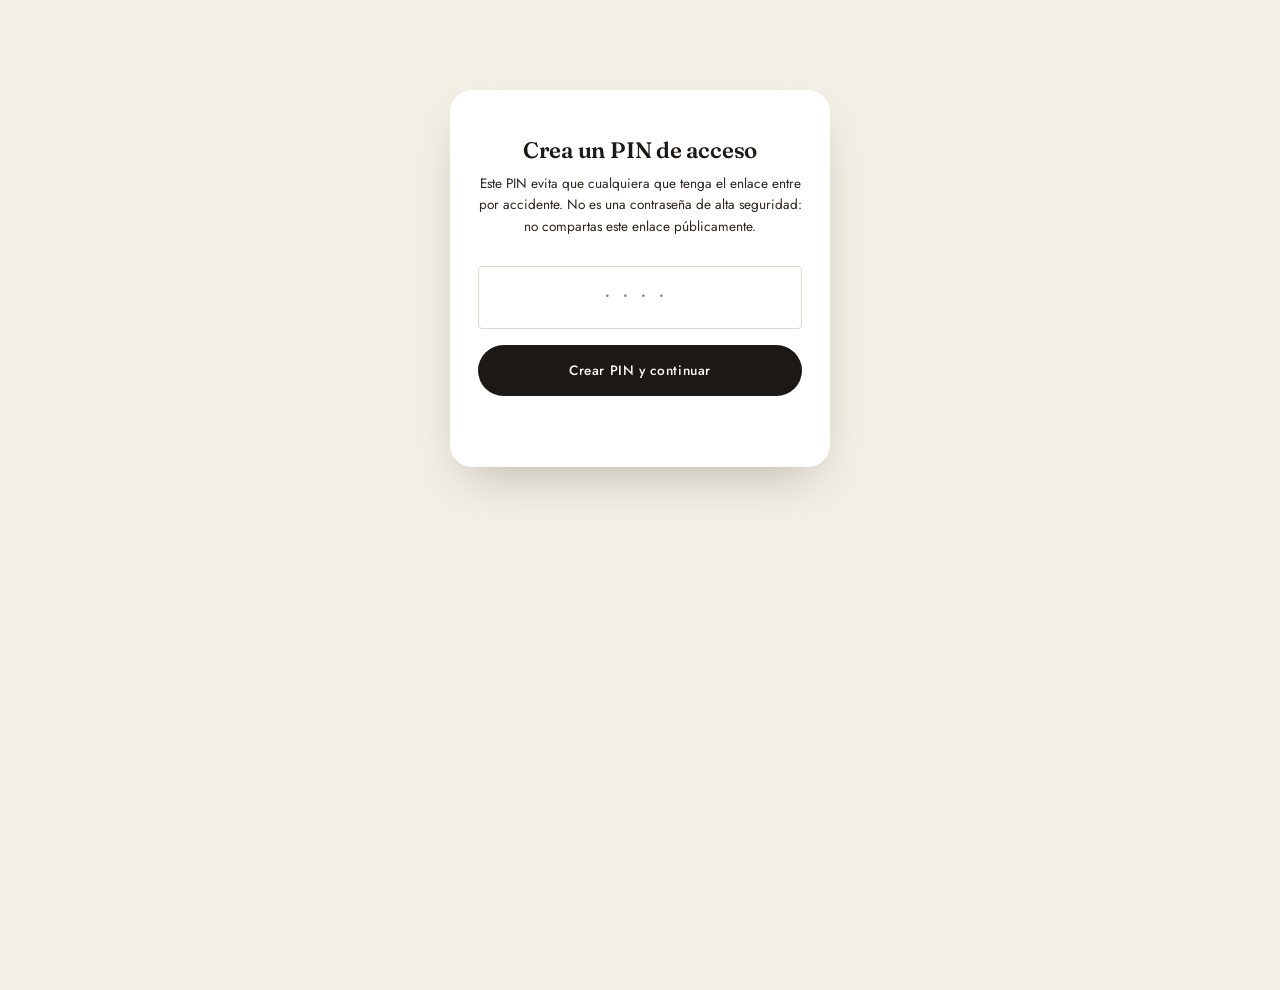
<file: Downloads/kaliso/kaliso/admin.html>
<!DOCTYPE html>
<html lang="es">
<head>
<meta charset="UTF-8">
<meta name="viewport" content="width=device-width, initial-scale=1.0">
<title>Panel de administración — KALISO</title>
<meta name="robots" content="noindex, nofollow">

<link rel="preconnect" href="https://fonts.googleapis.com">
<link rel="preconnect" href="https://fonts.gstatic.com" crossorigin>
<link href="https://fonts.googleapis.com/css2?family=Fraunces:ital,opsz,wght@0,9..144,400;0,9..144,500;0,9..144,600;1,9..144,500&family=Jost:wght@300;400;500;600&display=swap" rel="stylesheet">

<link rel="stylesheet" href="css/style.css">
<link rel="stylesheet" href="css/admin.css">
</head>
<body class="admin-body">

<!-- ============ PIN DE ACCESO ============ -->
<div class="pin-gate" id="pinGate">
  <h2 id="pinGateTitle">Panel de administración</h2>
  <p id="pinGateDesc">Cargando…</p>
  <input type="password" id="pinInput" inputmode="numeric" maxlength="8" placeholder="••••">
  <button type="button" class="btn btn-primary" id="pinSubmit">Entrar</button>
  <div class="pin-gate-error" id="pinError"></div>
</div>

<!-- ============ APP DE ADMINISTRACIÓN ============ -->
<div id="adminApp" style="display:none;">

  <header class="admin-header">
    <div class="container">
      <div class="admin-header-brand">
        <img src="assets/marca/k-mark.png" alt="">
        <span>KALISO · Panel de administración</span>
      </div>
      <div class="admin-header-actions">
        <a href="index.html" target="_blank" class="btn btn-outline" style="color:var(--color-ivory);border-color:rgba(255,255,255,0.4);">Ver catálogo público</a>
        <button type="button" class="btn btn-gold" id="downloadBtn">Descargar products.js</button>
      </div>
    </div>
  </header>

  <main class="admin-main">
    <div class="container">

      <div class="admin-notice">
        <strong>Cómo funciona este panel</strong>
        Agrega, edita o elimina productos abajo — los cambios se guardan automáticamente en este navegador para que puedas previsualizarlos.
        Cuando estés conforme, presiona <strong>"Descargar products.js"</strong> arriba y sube ese archivo a tu hosting (reemplazando el actual) para que los cambios se vean en el catálogo público.
        Si trabajas desde otro computador o celular, los cambios no se comparten automáticamente entre dispositivos: siempre descarga el archivo y compártelo con quien suba los archivos al hosting.
      </div>

      <div class="admin-grid">

        <!-- ============ FORMULARIO ============ -->
        <section class="admin-panel" id="adminFormPanel">
          <h2 id="formTitle">Agregar producto nuevo</h2>

          <form id="productForm">
            <div class="field-group">
              <label for="fieldName">Nombre del producto</label>
              <input type="text" id="fieldName" placeholder="Ej: Falda Denim Boho" required>
            </div>

            <div class="field-row">
              <div class="field-group">
                <label for="fieldCategory">Categoría</label>
                <select id="fieldCategory" required></select>
              </div>
              <div class="field-group">
                <label for="fieldStock">Unidades disponibles</label>
                <input type="number" id="fieldStock" min="0" value="10">
              </div>
            </div>

            <div class="field-row">
              <div class="field-group">
                <label for="fieldPrice">Precio (COP)</label>
                <input type="number" id="fieldPrice" min="0" step="1000" placeholder="95000" required>
              </div>
              <div class="field-group">
                <label for="fieldOldPrice">Precio anterior (opcional)</label>
                <input type="number" id="fieldOldPrice" min="0" step="1000" placeholder="Déjalo vacío si no aplica">
              </div>
            </div>

            <div class="field-group">
              <label>Fotos del producto (hasta 4)</label>
              <div class="image-upload-zone" id="imageUploadZone">
                <svg viewBox="0 0 24 24" fill="none" stroke="currentColor" stroke-width="1.5"><rect x="3" y="3" width="18" height="18" rx="2"/><circle cx="9" cy="9" r="2"/><path d="m21 15-5-5L5 21"/></svg>
                <p>Toca para subir fotos o arrástralas aquí</p>
                <input type="file" id="imageInput" accept="image/*" multiple>
              </div>
              <div class="image-preview-list" id="imagePreviewList"></div>
            </div>

            <div class="field-group">
              <label for="fieldDescription">Descripción corta (aparece en la tarjeta)</label>
              <textarea id="fieldDescription" placeholder="1-2 frases sobre el producto" required></textarea>
            </div>

            <div class="field-group">
              <label for="fieldDetails">Características (una por línea, aparecen en el detalle)</label>
              <textarea id="fieldDetails" placeholder="Tela denim liviana&#10;Botonadura frontal&#10;Hecho en Colombia"></textarea>
            </div>

            <div class="field-row">
              <div class="field-group">
                <label for="fieldSizes">Tallas (separadas por coma)</label>
                <input type="text" id="fieldSizes" placeholder="S, M, L, XL">
                <small>Déjalo vacío si no aplica tallas</small>
              </div>
              <div class="field-group">
                <label for="fieldColors">Colores / diseños (separados por coma)</label>
                <input type="text" id="fieldColors" placeholder="Negro, Azul, Beige">
                <small>Déjalo vacío si no aplica</small>
              </div>
            </div>

            <div class="field-group">
              <label>Etiquetas</label>
              <div class="tag-checks" id="tagChecks"></div>
            </div>

            <div class="form-actions">
              <button type="button" class="btn btn-outline" id="cancelEditBtn" style="display:none;">Cancelar edición</button>
              <button type="submit" class="btn btn-primary" id="submitBtn">Guardar producto</button>
            </div>
          </form>

          <div style="margin-top:var(--space-lg); padding-top:var(--space-md); border-top:1px solid var(--color-grey-light);">
            <label style="display:block; font-size:0.76rem; letter-spacing:0.03em; text-transform:uppercase; color:var(--color-charcoal-soft); margin-bottom:0.6rem; font-weight:500;">Categorías del catálogo</label>
            <div class="admin-categories" id="adminCategories"></div>
            <div class="admin-add-category">
              <input type="text" id="newCategoryInput" placeholder="Nueva categoría, ej: Calzado">
              <button type="button" class="btn btn-outline" id="newCategoryBtn">Agregar</button>
            </div>
          </div>

          <div style="margin-top:var(--space-md);">
            <button type="button" class="btn btn-outline" id="resetBtn" style="width:100%; color:#b34a3c; border-color:#e3b4ac;">Restablecer a los datos originales</button>
          </div>
        </section>

        <!-- ============ LISTADO ============ -->
        <section class="admin-panel">
          <h2>Productos actuales</h2>
          <div class="admin-list-header">
            <div class="admin-search">
              <input type="text" id="adminProductSearch" placeholder="Buscar producto...">
            </div>
          </div>
          <div class="admin-product-list" id="adminProductList"></div>
        </section>

      </div>
    </div>
  </main>

  <div class="status-toast" id="statusToast"></div>
</div>

<script src="js/products.js"></script>
<script src="js/admin.js"></script>
</body>
</html>
</file>
<file: Downloads/kaliso/kaliso/css/style.css>
/* ============================================================
   KALISO — Hoja de estilos principal
   ============================================================
   Índice:
   1. Tokens (variables de diseño)
   2. Reset / base
   3. Utilidades
   4. Header / navegación
   5. Hero
   6. Barra de confianza
   7. Divisor firma (hilo dorado)
   8. Categorías
   9. Productos (grid + tarjetas)
   10. Filtros / búsqueda
   11. Modal de producto
   12. Historia de marca
   13. Envíos y pagos
   14. Footer
   15. WhatsApp flotante
   16. Animaciones
   17. Responsive
   ============================================================ */

/* ---------- 1. TOKENS ---------- */
:root {
  /* Paleta */
  --color-ivory: #faf8f3;
  --color-ivory-deep: #f3efe5;
  --color-sand: #e9dfcb;
  --color-beige: #d7c4a3;
  --color-charcoal: #1b1815;
  --color-charcoal-soft: #2a2620;
  --color-grey: #bdb6a8;
  --color-grey-light: #ddd8cd;
  --color-gold: #ad8a52;
  --color-gold-light: #c9a66b;
  --color-gold-pale: #e6d8bd;
  --color-white: #ffffff;

  /* Tipografía */
  --font-display: "Fraunces", Georgia, serif;
  --font-body: "Jost", "Helvetica Neue", Arial, sans-serif;

  /* Espaciado */
  --space-xs: 0.5rem;
  --space-sm: 1rem;
  --space-md: 1.75rem;
  --space-lg: 3rem;
  --space-xl: 5rem;
  --space-2xl: 8rem;

  /* Forma */
  --radius-sm: 4px;
  --radius-md: 10px;
  --radius-lg: 22px;
  --shadow-soft: 0 10px 40px -15px rgba(27, 24, 21, 0.18);
  --shadow-card: 0 4px 20px -8px rgba(27, 24, 21, 0.12);
  --shadow-lift: 0 22px 50px -18px rgba(27, 24, 21, 0.28);

  /* Transiciones */
  --ease: cubic-bezier(0.22, 1, 0.36, 1);
  --t-fast: 0.25s var(--ease);
  --t-med: 0.5s var(--ease);
  --t-slow: 0.9s var(--ease);

  --container: 1240px;
  --header-h: 84px;
}

@media (prefers-reduced-motion: reduce) {
  *, *::before, *::after {
    animation-duration: 0.001ms !important;
    animation-iteration-count: 1 !important;
    transition-duration: 0.001ms !important;
    scroll-behavior: auto !important;
  }
}

/* ---------- 2. RESET / BASE ---------- */
*, *::before, *::after { box-sizing: border-box; margin: 0; padding: 0; }

html { scroll-behavior: smooth; }

body {
  font-family: var(--font-body);
  color: var(--color-charcoal);
  background: var(--color-ivory);
  line-height: 1.6;
  -webkit-font-smoothing: antialiased;
  overflow-x: hidden;
}

img { max-width: 100%; display: block; }
a { color: inherit; text-decoration: none; }
button { font: inherit; cursor: pointer; border: none; background: none; color: inherit; }
ul { list-style: none; }
input { font: inherit; }

h1, h2, h3, h4 {
  font-family: var(--font-display);
  font-weight: 600;
  line-height: 1.12;
  letter-spacing: -0.01em;
  color: var(--color-charcoal);
}

:focus-visible {
  outline: 2px solid var(--color-gold);
  outline-offset: 3px;
}

::selection { background: var(--color-gold-pale); color: var(--color-charcoal); }

/* ---------- 3. UTILIDADES ---------- */
.container {
  max-width: var(--container);
  margin-inline: auto;
  padding-inline: var(--space-md);
}

.eyebrow {
  font-family: var(--font-body);
  font-size: 0.72rem;
  letter-spacing: 0.22em;
  text-transform: uppercase;
  color: var(--color-gold);
  font-weight: 500;
  display: inline-flex;
  align-items: center;
  gap: 0.6em;
}

.eyebrow::before {
  content: "";
  width: 28px;
  height: 1px;
  background: var(--color-gold);
}

.section { padding-block: var(--space-2xl); }
.section-head {
  display: flex;
  flex-direction: column;
  gap: var(--space-sm);
  margin-bottom: var(--space-lg);
  max-width: 640px;
}
.section-head h2 { font-size: clamp(1.9rem, 3.4vw, 2.7rem); }
.section-head p { color: var(--color-charcoal-soft); font-size: 1.02rem; max-width: 50ch; }

.btn {
  display: inline-flex;
  align-items: center;
  justify-content: center;
  gap: 0.6rem;
  padding: 0.9rem 2rem;
  border-radius: 999px;
  font-size: 0.85rem;
  letter-spacing: 0.04em;
  font-weight: 500;
  transition: transform var(--t-fast), box-shadow var(--t-fast), background var(--t-fast), color var(--t-fast), border-color var(--t-fast);
  white-space: nowrap;
}
.btn-primary {
  background: var(--color-charcoal);
  color: var(--color-ivory);
}
.btn-primary:hover { background: var(--color-gold); transform: translateY(-2px); box-shadow: var(--shadow-lift); }

.btn-outline {
  border: 1px solid var(--color-charcoal);
  color: var(--color-charcoal);
  background: transparent;
}
.btn-outline:hover { background: var(--color-charcoal); color: var(--color-ivory); transform: translateY(-2px); }

.btn-gold {
  background: var(--color-gold);
  color: var(--color-ivory);
}
.btn-gold:hover { background: var(--color-charcoal); transform: translateY(-2px); box-shadow: var(--shadow-lift); }

.btn-whatsapp {
  background: #25d366;
  color: #ffffff;
}
.btn-whatsapp:hover { background: #1ebc59; transform: translateY(-2px); box-shadow: var(--shadow-lift); }
.btn-whatsapp svg { width: 18px; height: 18px; }

.reveal {
  opacity: 0;
  transform: translateY(28px);
  transition: opacity 0.8s var(--ease), transform 0.8s var(--ease);
}
.reveal.is-visible { opacity: 1; transform: translateY(0); }

/* ---------- 4. HEADER ---------- */
.site-header {
  position: fixed;
  inset: 0 0 auto 0;
  height: var(--header-h);
  z-index: 100;
  display: flex;
  align-items: center;
  background: rgba(250, 248, 243, 0);
  transition: background var(--t-med), box-shadow var(--t-med), height var(--t-med);
}
.site-header.is-scrolled {
  background: rgba(250, 248, 243, 0.92);
  backdrop-filter: blur(14px);
  box-shadow: 0 1px 0 rgba(27, 24, 21, 0.06);
  height: 70px;
}

.site-header .container {
  display: flex;
  align-items: center;
  justify-content: space-between;
  width: 100%;
}

.logo {
  font-family: var(--font-display);
  font-size: 1.6rem;
  font-weight: 600;
  letter-spacing: 0.04em;
}
.logo span { color: var(--color-gold); }
.logo-image {
  display: inline-flex;
  align-items: center;
  gap: 0.55rem;
}
.logo-icon { height: 34px; width: auto; display: block; flex-shrink: 0; }
.logo-text {
  font-family: var(--font-display);
  font-size: 1.5rem;
  font-weight: 600;
  letter-spacing: 0.07em;
  color: var(--color-charcoal);
  line-height: 1;
}
.footer-brand .logo-icon { height: 30px; }
.footer-brand .logo-text { color: var(--color-ivory); }

.main-nav { display: flex; align-items: center; gap: var(--space-lg); }
.nav-links { display: flex; gap: var(--space-md); }
.nav-links a {
  position: relative;
  font-size: 0.86rem;
  letter-spacing: 0.03em;
  padding-block: 0.3rem;
}
.nav-links a::after {
  content: "";
  position: absolute;
  left: 0; right: 100%;
  bottom: -2px;
  height: 1px;
  background: var(--color-gold);
  transition: right var(--t-med);
}
.nav-links a:hover::after, .nav-links a.active::after { right: 0; }

.header-actions { display: flex; align-items: center; gap: var(--space-sm); }

.icon-btn {
  width: 40px; height: 40px;
  display: flex; align-items: center; justify-content: center;
  border-radius: 50%;
  transition: background var(--t-fast), transform var(--t-fast);
}
.icon-btn:hover { background: var(--color-sand); transform: translateY(-1px); }
.icon-btn svg { width: 19px; height: 19px; }

.menu-toggle { display: none; flex-direction: column; gap: 5px; width: 40px; height: 40px; align-items: center; justify-content: center; }
.menu-toggle span { width: 22px; height: 1.5px; background: var(--color-charcoal); transition: transform var(--t-fast), opacity var(--t-fast); }
.menu-toggle.is-open span:nth-child(1) { transform: translateY(6.5px) rotate(45deg); }
.menu-toggle.is-open span:nth-child(2) { opacity: 0; }
.menu-toggle.is-open span:nth-child(3) { transform: translateY(-6.5px) rotate(-45deg); }

/* ---------- 5. HERO ---------- */
.hero {
  position: relative;
  min-height: 100vh;
  display: flex;
  align-items: center;
  padding-top: var(--header-h);
  overflow: hidden;
}

.hero .container {
  display: grid;
  grid-template-columns: 1.05fr 0.95fr;
  align-items: center;
  gap: var(--space-lg);
  width: 100%;
}

.hero-copy { position: relative; z-index: 2; }
.hero-copy .eyebrow { margin-bottom: var(--space-md); }
.hero-copy h1 {
  font-size: clamp(2.6rem, 5.4vw, 4.6rem);
  margin-bottom: var(--space-md);
}
.hero-copy h1 em {
  font-style: italic;
  color: var(--color-gold);
}
.hero-copy p {
  font-size: 1.08rem;
  color: var(--color-charcoal-soft);
  max-width: 46ch;
  margin-bottom: var(--space-lg);
}
.hero-cta { display: flex; gap: var(--space-sm); flex-wrap: wrap; }

.hero-visual {
  position: relative;
  aspect-ratio: 4 / 5;
  border-radius: var(--radius-lg);
  overflow: hidden;
  box-shadow: var(--shadow-lift);
  transform: translateY(-10px);
}
.hero-visual::after {
  content: "";
  position: absolute; inset: 0;
  background: linear-gradient(180deg, rgba(173,138,82,0.12) 0%, rgba(27,24,21,0) 35%, rgba(27,24,21,0.22) 100%);
  pointer-events: none;
}
.hero-visual img {
  width: 100%; height: 100%; object-fit: cover;
  object-position: center 18%;
  filter: saturate(0.88) sepia(0.08) contrast(1.03);
  transform: scale(1.04);
  transition: transform 1.2s var(--ease);
}
.hero-visual:hover img { transform: scale(1.1); }

.hero-badge {
  position: absolute;
  left: -34px; bottom: 38px;
  background: var(--color-ivory);
  border-radius: var(--radius-md);
  padding: var(--space-sm) var(--space-md);
  box-shadow: var(--shadow-soft);
  display: flex;
  align-items: center;
  gap: var(--space-sm);
  z-index: 3;
}
.hero-badge strong { font-family: var(--font-display); font-size: 1.5rem; display: block; }
.hero-badge span { font-size: 0.72rem; color: var(--color-charcoal-soft); letter-spacing: 0.04em; }

.hero-scroll {
  position: absolute;
  bottom: var(--space-lg);
  left: var(--space-md);
  display: flex;
  align-items: center;
  gap: var(--space-xs);
  font-size: 0.72rem;
  letter-spacing: 0.12em;
  text-transform: uppercase;
  color: var(--color-charcoal-soft);
}
.hero-scroll-line {
  width: 1px; height: 38px;
  background: linear-gradient(var(--color-gold), transparent);
  position: relative;
  overflow: hidden;
}
.hero-scroll-line::after {
  content: "";
  position: absolute;
  top: -100%; left: 0; right: 0; height: 100%;
  background: var(--color-gold);
  animation: scrollLine 1.8s var(--ease) infinite;
}
@keyframes scrollLine { to { top: 100%; } }

/* ---------- 6. BARRA DE CONFIANZA ---------- */
.trust-bar {
  background: var(--color-charcoal);
  color: var(--color-ivory);
  padding-block: var(--space-md);
}
.trust-bar ul {
  display: flex;
  justify-content: space-between;
  flex-wrap: wrap;
  gap: var(--space-md);
}
.trust-bar li {
  display: flex;
  align-items: center;
  gap: 0.7rem;
  font-size: 0.82rem;
  letter-spacing: 0.02em;
  color: var(--color-grey-light);
}
.trust-bar svg { width: 18px; height: 18px; color: var(--color-gold-light); flex-shrink: 0; }

/* ---------- 7. DIVISOR FIRMA (HILO DORADO) ---------- */
.thread-divider {
  width: 100%;
  height: 70px;
  display: block;
}
.thread-divider path {
  fill: none;
  stroke: var(--color-gold);
  stroke-width: 1.1;
  stroke-linecap: round;
  stroke-dasharray: 900;
  stroke-dashoffset: 900;
  transition: stroke-dashoffset 1.6s var(--ease);
}
.thread-divider.is-visible path { stroke-dashoffset: 0; }

/* ---------- 8. CATEGORÍAS ---------- */
.categories-grid {
  display: grid;
  grid-template-columns: repeat(4, 1fr);
  gap: var(--space-sm);
}
.category-card {
  position: relative;
  border-radius: var(--radius-md);
  overflow: hidden;
  aspect-ratio: 3/4;
  cursor: pointer;
  box-shadow: var(--shadow-card);
}
.category-card img {
  width: 100%; height: 100%; object-fit: cover;
  transition: transform var(--t-slow);
}
.category-card:hover img { transform: scale(1.08); }
.category-card::after {
  content: "";
  position: absolute; inset: 0;
  background: linear-gradient(180deg, rgba(27,24,21,0) 40%, rgba(27,24,21,0.65) 100%);
}
.category-card-label {
  position: absolute;
  left: var(--space-sm); bottom: var(--space-sm);
  z-index: 2;
  color: var(--color-ivory);
}
.category-card-label strong {
  font-family: var(--font-display);
  font-size: 1.2rem;
  display: block;
}
.category-card-label span { font-size: 0.74rem; color: var(--color-grey-light); }

/* ---------- 9. PRODUCTOS ---------- */
.products-grid {
  display: grid;
  grid-template-columns: repeat(4, 1fr);
  gap: var(--space-md);
}

.product-card {
  background: var(--color-white);
  border-radius: var(--radius-md);
  overflow: hidden;
  box-shadow: var(--shadow-card);
  transition: transform var(--t-med), box-shadow var(--t-med);
  display: flex;
  flex-direction: column;
}
.product-card:hover { transform: translateY(-6px); box-shadow: var(--shadow-lift); }

.product-media {
  position: relative;
  aspect-ratio: 3/4;
  overflow: hidden;
  background: var(--color-sand);
  cursor: pointer;
}
.product-media img {
  width: 100%; height: 100%; object-fit: cover;
  transition: transform var(--t-slow), opacity var(--t-med);
}
.product-media img.img-secondary {
  position: absolute; inset: 0;
  opacity: 0;
}
.product-card:hover .img-primary { opacity: 0; }
.product-card:hover .img-secondary { opacity: 1; transform: scale(1.06); }

.product-tags {
  position: absolute;
  top: var(--space-xs); left: var(--space-xs);
  display: flex; flex-direction: column; gap: 0.35rem;
  z-index: 2;
}
.product-tag {
  font-size: 0.62rem;
  letter-spacing: 0.06em;
  text-transform: uppercase;
  padding: 0.32rem 0.6rem;
  border-radius: 999px;
  background: var(--color-ivory);
  color: var(--color-charcoal);
  font-weight: 500;
  box-shadow: 0 2px 8px rgba(27,24,21,0.12);
}
.product-tag.tag-nuevo { background: var(--color-charcoal); color: var(--color-ivory); }
.product-tag.tag-mas-vendido { background: var(--color-gold); color: var(--color-ivory); }
.product-tag.tag-ultimas-unidades { background: #b34a3c; color: var(--color-ivory); }
.product-tag.tag-edicion-especial { background: var(--color-charcoal-soft); color: var(--color-gold-light); }
.product-tag.tag-artesanal { background: var(--color-beige); color: var(--color-charcoal); }
.product-tag.tag-exclusivo { background: var(--color-ivory); color: var(--color-gold); border: 1px solid var(--color-gold); }

.product-quickview {
  position: absolute;
  inset: auto var(--space-xs) var(--space-xs) var(--space-xs);
  display: flex;
  justify-content: center;
  transform: translateY(14px);
  opacity: 0;
  transition: transform var(--t-fast), opacity var(--t-fast);
  z-index: 2;
}
.product-card:hover .product-quickview { transform: translateY(0); opacity: 1; }
.product-quickview button {
  background: var(--color-ivory);
  padding: 0.55rem 1.1rem;
  border-radius: 999px;
  font-size: 0.74rem;
  letter-spacing: 0.04em;
  box-shadow: var(--shadow-soft);
  transition: background var(--t-fast), color var(--t-fast);
}
.product-quickview button:hover { background: var(--color-charcoal); color: var(--color-ivory); }

.product-info { padding: var(--space-sm) var(--space-sm) var(--space-md); flex: 1; display: flex; flex-direction: column; }
.product-category { font-size: 0.68rem; letter-spacing: 0.08em; text-transform: uppercase; color: var(--color-gold); margin-bottom: 0.3rem; }
.product-name { font-family: var(--font-display); font-size: 1.08rem; margin-bottom: 0.4rem; }
.product-desc { font-size: 0.82rem; color: var(--color-charcoal-soft); margin-bottom: var(--space-sm); flex: 1; }

.product-price-row { display: flex; align-items: baseline; gap: 0.6rem; margin-bottom: var(--space-sm); }
.product-price { font-family: var(--font-display); font-size: 1.2rem; font-weight: 600; }
.product-price-old { font-size: 0.85rem; color: var(--color-grey); text-decoration: line-through; }

.product-actions { display: flex; gap: 0.5rem; }
.product-actions .btn { flex: 1; padding: 0.7rem 1rem; font-size: 0.76rem; }

/* ---------- 10. FILTROS / BÚSQUEDA ---------- */
.catalog-toolbar {
  display: flex;
  align-items: center;
  justify-content: space-between;
  flex-wrap: wrap;
  gap: var(--space-sm);
  margin-bottom: var(--space-lg);
  padding-bottom: var(--space-sm);
  border-bottom: 1px solid var(--color-grey-light);
}
.filter-chips { display: flex; gap: 0.5rem; flex-wrap: wrap; }
.filter-chip {
  padding: 0.55rem 1.1rem;
  border-radius: 999px;
  font-size: 0.8rem;
  border: 1px solid var(--color-grey-light);
  color: var(--color-charcoal-soft);
  transition: all var(--t-fast);
}
.filter-chip:hover { border-color: var(--color-gold); color: var(--color-charcoal); }
.filter-chip.is-active { background: var(--color-charcoal); border-color: var(--color-charcoal); color: var(--color-ivory); }

.search-box {
  display: flex; align-items: center; gap: 0.6rem;
  border: 1px solid var(--color-grey-light);
  border-radius: 999px;
  padding: 0.55rem 1.1rem;
  min-width: 230px;
  transition: border-color var(--t-fast);
}
.search-box:focus-within { border-color: var(--color-gold); }
.search-box svg { width: 16px; height: 16px; color: var(--color-grey); flex-shrink: 0; }
.search-box input { border: none; outline: none; background: transparent; width: 100%; font-size: 0.85rem; }

.empty-state {
  text-align: center;
  padding: var(--space-2xl) 0;
  color: var(--color-charcoal-soft);
  display: none;
}
.empty-state.is-visible { display: block; }
.empty-state h3 { font-family: var(--font-display); margin-bottom: 0.5rem; }

.load-more-wrap { display: flex; justify-content: center; margin-top: var(--space-lg); }

/* ---------- 11. MODAL ---------- */
.modal-overlay {
  position: fixed; inset: 0;
  background: rgba(27, 24, 21, 0.55);
  backdrop-filter: blur(4px);
  z-index: 200;
  display: flex;
  align-items: center;
  justify-content: center;
  padding: var(--space-md);
  opacity: 0;
  visibility: hidden;
  transition: opacity var(--t-med), visibility var(--t-med);
}
.modal-overlay.is-open { opacity: 1; visibility: visible; }

.modal {
  background: var(--color-ivory);
  border-radius: var(--radius-lg);
  max-width: 920px;
  width: 100%;
  max-height: 88vh;
  overflow-y: auto;
  display: grid;
  grid-template-columns: 1fr 1fr;
  position: relative;
  transform: translateY(24px) scale(0.98);
  opacity: 0;
  transition: transform var(--t-med), opacity var(--t-med);
  box-shadow: var(--shadow-lift);
}
.modal-overlay.is-open .modal { transform: translateY(0) scale(1); opacity: 1; }

.modal-close {
  position: absolute;
  top: var(--space-sm); right: var(--space-sm);
  width: 38px; height: 38px;
  border-radius: 50%;
  background: var(--color-ivory);
  display: flex; align-items: center; justify-content: center;
  box-shadow: var(--shadow-soft);
  z-index: 5;
  transition: transform var(--t-fast), background var(--t-fast);
}
.modal-close:hover { transform: rotate(90deg); background: var(--color-sand); }
.modal-close svg { width: 16px; height: 16px; }

.modal-gallery { position: relative; background: var(--color-sand); }
.modal-gallery-main { aspect-ratio: 4/5; overflow: hidden; }
.modal-gallery-main img { width: 100%; height: 100%; object-fit: cover; }
.modal-gallery-thumbs { display: flex; gap: 0.5rem; padding: var(--space-sm); }
.modal-gallery-thumbs img {
  width: 56px; height: 56px; object-fit: cover; border-radius: var(--radius-sm);
  cursor: pointer; opacity: 0.55; transition: opacity var(--t-fast), box-shadow var(--t-fast);
}
.modal-gallery-thumbs img.is-active { opacity: 1; box-shadow: 0 0 0 2px var(--color-gold); }

.modal-body { padding: var(--space-lg) var(--space-md) var(--space-md); display: flex; flex-direction: column; }
.modal-tags { display: flex; gap: 0.4rem; flex-wrap: wrap; margin-bottom: var(--space-sm); }
.modal-body h3 { font-size: 1.8rem; margin-bottom: 0.4rem; }
.modal-category { font-size: 0.74rem; letter-spacing: 0.08em; text-transform: uppercase; color: var(--color-gold); margin-bottom: var(--space-sm); }
.modal-price-row { display: flex; align-items: baseline; gap: 0.7rem; margin-bottom: var(--space-sm); }
.modal-price { font-family: var(--font-display); font-size: 1.6rem; font-weight: 600; }
.modal-desc { color: var(--color-charcoal-soft); margin-bottom: var(--space-md); font-size: 0.95rem; }

.modal-option-group { margin-bottom: var(--space-sm); }
.modal-option-label { font-size: 0.74rem; letter-spacing: 0.05em; text-transform: uppercase; color: var(--color-charcoal-soft); margin-bottom: 0.5rem; display: block; }
.option-pills { display: flex; gap: 0.5rem; flex-wrap: wrap; }
.option-pill {
  padding: 0.45rem 0.95rem;
  border: 1px solid var(--color-grey-light);
  border-radius: 999px;
  font-size: 0.8rem;
  transition: all var(--t-fast);
}
.option-pill:hover { border-color: var(--color-gold); }
.option-pill.is-selected { background: var(--color-charcoal); border-color: var(--color-charcoal); color: var(--color-ivory); }

.modal-details { margin: var(--space-sm) 0 var(--space-md); }
.modal-details li {
  font-size: 0.84rem;
  color: var(--color-charcoal-soft);
  padding-left: 1.3rem;
  position: relative;
  margin-bottom: 0.45rem;
}
.modal-details li::before {
  content: "";
  position: absolute; left: 0; top: 0.5em;
  width: 6px; height: 6px;
  border-radius: 50%;
  background: var(--color-gold);
}

.modal-actions { margin-top: auto; display: flex; gap: 0.6rem; padding-top: var(--space-sm); }
.modal-actions .btn { flex: 1; padding: 1rem; font-size: 0.85rem; }
.modal-stock-note { font-size: 0.76rem; color: #b34a3c; margin-top: 0.6rem; }

/* ---------- 12. HISTORIA DE MARCA ---------- */
.story-section { background: var(--color-charcoal); color: var(--color-ivory); }
.story-grid {
  display: grid;
  grid-template-columns: 0.9fr 1.1fr;
  gap: var(--space-xl);
  align-items: center;
}
.story-image {
  position: relative;
  aspect-ratio: 1/1.1;
  border-radius: var(--radius-lg);
  overflow: hidden;
  box-shadow: var(--shadow-lift);
}
.story-image img { width: 100%; height: 100%; object-fit: cover; }
.story-section .eyebrow { color: var(--color-gold-light); }
.story-section .eyebrow::before { background: var(--color-gold-light); }
.story-section h2 { color: var(--color-ivory); margin-bottom: var(--space-sm); font-size: clamp(1.9rem, 3.2vw, 2.6rem); }
.story-section p { color: var(--color-grey-light); margin-bottom: var(--space-sm); max-width: 56ch; font-size: 1rem; }
.story-stats { display: flex; gap: var(--space-lg); margin-top: var(--space-lg); }
.story-stats strong { font-family: var(--font-display); font-size: 2.1rem; display: block; color: var(--color-gold-light); }
.story-stats span { font-size: 0.76rem; color: var(--color-grey); letter-spacing: 0.03em; }

/* ---------- 13. ENVÍOS Y PAGOS ---------- */
.info-grid {
  display: grid;
  grid-template-columns: repeat(3, 1fr);
  gap: var(--space-md);
}
.info-card {
  background: var(--color-white);
  border-radius: var(--radius-md);
  padding: var(--space-lg) var(--space-md);
  box-shadow: var(--shadow-card);
  transition: transform var(--t-med), box-shadow var(--t-med);
}
.info-card:hover { transform: translateY(-5px); box-shadow: var(--shadow-lift); }
.info-card-icon {
  width: 52px; height: 52px;
  border-radius: 50%;
  background: var(--color-sand);
  display: flex; align-items: center; justify-content: center;
  margin-bottom: var(--space-sm);
}
.info-card-icon svg { width: 24px; height: 24px; color: var(--color-gold); }
.info-card h3 { font-size: 1.15rem; margin-bottom: 0.5rem; }
.info-card p { font-size: 0.88rem; color: var(--color-charcoal-soft); }

.payment-intro { margin-bottom: var(--space-sm); }
.payment-methods { display: flex; flex-direction: column; gap: 0.55rem; margin-bottom: var(--space-sm); }
.payment-method-row {
  display: flex;
  align-items: center;
  gap: 0.7rem;
  background: var(--color-ivory);
  border: 1px solid var(--color-grey-light);
  border-radius: var(--radius-md);
  padding: 0.55rem 0.6rem 0.55rem 0.7rem;
  transition: border-color var(--t-fast);
}
.payment-method-row:hover { border-color: var(--color-gold); }
.payment-badge {
  width: 34px; height: 34px;
  border-radius: 50%;
  display: flex; align-items: center; justify-content: center;
  font-family: var(--font-display);
  font-weight: 600;
  font-size: 0.95rem;
  color: #fff;
  flex-shrink: 0;
}
.payment-badge-nequi { background: #e2007a; }
.payment-badge-daviplata { background: #e3001b; }
.payment-badge-breb { background: var(--color-gold); }
.payment-method-info { flex: 1; min-width: 0; display: flex; flex-direction: column; gap: 0.1rem; }
.payment-method-label { font-size: 0.7rem; letter-spacing: 0.05em; text-transform: uppercase; color: var(--color-charcoal-soft); }
.payment-method-value {
  font-family: "Jost", monospace;
  font-size: 0.92rem;
  font-weight: 500;
  color: var(--color-charcoal);
  word-break: break-word;
}
.copy-btn {
  width: 34px; height: 34px;
  border-radius: 50%;
  display: flex; align-items: center; justify-content: center;
  background: var(--color-sand);
  flex-shrink: 0;
  transition: background var(--t-fast), color var(--t-fast), transform var(--t-fast);
}
.copy-btn svg { width: 15px; height: 15px; }
.copy-btn:hover { background: var(--color-gold); color: #fff; }
.copy-btn.is-copied { background: #3f9142; color: #fff; }
.payment-note { font-size: 0.78rem; color: var(--color-grey); }

/* ---------- 14. FOOTER ---------- */
.site-footer { background: var(--color-charcoal-soft); color: var(--color-grey-light); padding-block: var(--space-xl) var(--space-md); }
.footer-grid {
  display: grid;
  grid-template-columns: 1.4fr 1fr 1fr 1.2fr;
  gap: var(--space-lg);
  padding-bottom: var(--space-lg);
  border-bottom: 1px solid rgba(255,255,255,0.1);
}
.footer-brand .logo { color: var(--color-ivory); }
.footer-brand p { font-size: 0.86rem; margin-top: var(--space-sm); max-width: 32ch; color: var(--color-grey); }
.footer-social { display: flex; gap: 0.6rem; margin-top: var(--space-md); }
.footer-social a {
  width: 38px; height: 38px;
  border-radius: 50%;
  border: 1px solid rgba(255,255,255,0.18);
  display: flex; align-items: center; justify-content: center;
  transition: background var(--t-fast), border-color var(--t-fast);
}
.footer-social a:hover { background: var(--color-gold); border-color: var(--color-gold); }
.footer-social svg { width: 16px; height: 16px; }

.footer-col h4 { font-family: var(--font-body); font-size: 0.78rem; letter-spacing: 0.08em; text-transform: uppercase; color: var(--color-ivory); margin-bottom: var(--space-sm); font-weight: 500; }
.footer-col ul li { margin-bottom: 0.65rem; font-size: 0.86rem; }
.footer-col a:hover { color: var(--color-gold-light); }
.footer-col address { font-style: normal; font-size: 0.86rem; line-height: 1.8; }

.footer-bottom {
  display: flex; justify-content: space-between; align-items: center; flex-wrap: wrap; gap: var(--space-sm);
  padding-top: var(--space-md);
  font-size: 0.78rem; color: var(--color-grey);
}

/* ---------- 15. WHATSAPP FLOTANTE ---------- */
.whatsapp-float {
  position: fixed;
  right: var(--space-md); bottom: var(--space-md);
  z-index: 150;
  width: 60px; height: 60px;
  border-radius: 50%;
  background: #25d366;
  display: flex; align-items: center; justify-content: center;
  box-shadow: 0 10px 30px -8px rgba(37, 211, 102, 0.55);
  transition: transform var(--t-fast);
  animation: floatPulse 3s ease-in-out infinite;
}
.whatsapp-float:hover { transform: scale(1.08); }
.whatsapp-float svg { width: 28px; height: 28px; color: #fff; }
@keyframes floatPulse {
  0%, 100% { box-shadow: 0 10px 30px -8px rgba(37,211,102,0.55); }
  50% { box-shadow: 0 10px 38px -4px rgba(37,211,102,0.75); }
}

.whatsapp-tooltip {
  position: absolute;
  right: 72px; top: 50%; transform: translateY(-50%) translateX(8px);
  background: var(--color-charcoal);
  color: var(--color-ivory);
  padding: 0.5rem 0.9rem;
  border-radius: var(--radius-sm);
  font-size: 0.78rem;
  white-space: nowrap;
  opacity: 0;
  pointer-events: none;
  transition: opacity var(--t-fast), transform var(--t-fast);
}
.whatsapp-float:hover .whatsapp-tooltip { opacity: 1; transform: translateY(-50%) translateX(0); }

/* ---------- 16. ANIMACIONES GLOBALES ---------- */
@keyframes fadeUp { from { opacity: 0; transform: translateY(18px); } to { opacity: 1; transform: translateY(0); } }
.skeleton {
  background: linear-gradient(90deg, var(--color-sand) 25%, var(--color-grey-light) 50%, var(--color-sand) 75%);
  background-size: 200% 100%;
  animation: shimmer 1.4s infinite;
}
@keyframes shimmer { 0% { background-position: 200% 0; } 100% { background-position: -200% 0; } }

.page-loader {
  position: fixed; inset: 0; z-index: 300;
  background: var(--color-ivory);
  display: flex; align-items: center; justify-content: center;
  transition: opacity 0.6s var(--ease), visibility 0.6s var(--ease);
}
.page-loader.is-hidden { opacity: 0; visibility: hidden; }
.loader-content { display: flex; flex-direction: column; align-items: center; gap: 0.9rem; }
.loader-icon {
  width: 46px; height: auto;
  animation: loaderIconFade 1s var(--ease) both;
}
@keyframes loaderIconFade { from { opacity: 0; transform: translateY(-8px); } to { opacity: 1; transform: translateY(0); } }
.loader-mark { font-family: var(--font-display); font-size: 2.2rem; letter-spacing: 0.08em; position: relative; }
.loader-mark::after {
  content: "";
  position: absolute; left: 0; bottom: -10px; height: 1px; width: 100%;
  background: var(--color-gold);
  transform: scaleX(0); transform-origin: left;
  animation: loaderLine 1.4s var(--ease) forwards 0.2s;
}
@keyframes loaderLine { to { transform: scaleX(1); } }

/* ---------- 17. RESPONSIVE ---------- */
@media (max-width: 1080px) {
  .products-grid { grid-template-columns: repeat(3, 1fr); }
  .categories-grid { grid-template-columns: repeat(2, 1fr); }
  .info-grid { grid-template-columns: repeat(3, 1fr); }
  .footer-grid { grid-template-columns: 1fr 1fr; }
}

@media (max-width: 880px) {
  :root { --space-2xl: 5rem; --space-xl: 3.2rem; }
  .main-nav { position: fixed; top: 70px; left: 0; right: 0; bottom: 0; background: var(--color-ivory); flex-direction: column; padding: var(--space-lg) var(--space-md); align-items: flex-start; gap: var(--space-lg); transform: translateX(100%); transition: transform var(--t-med); overflow-y: auto; }
  .main-nav.is-open { transform: translateX(0); }
  .nav-links { flex-direction: column; gap: var(--space-md); font-size: 1.1rem; }
  .menu-toggle { display: flex; }
  .header-actions .icon-btn.search-toggle { display: none; }

  .hero .container { grid-template-columns: 1fr; }
  .hero-visual { order: -1; transform: none; aspect-ratio: 5/4; }
  .hero-badge { left: var(--space-sm); bottom: -22px; }

  .story-grid { grid-template-columns: 1fr; }
  .story-image { order: -1; }

  .products-grid { grid-template-columns: repeat(2, 1fr); }
  .categories-grid { grid-template-columns: repeat(2, 1fr); }
  .info-grid { grid-template-columns: 1fr; }
  .footer-grid { grid-template-columns: 1fr 1fr; gap: var(--space-md); }
  .modal { grid-template-columns: 1fr; max-height: 92vh; }
  .trust-bar ul { justify-content: flex-start; }
}

@media (max-width: 560px) {
  .products-grid { grid-template-columns: repeat(2, 1fr); gap: var(--space-xs); }
  .categories-grid { grid-template-columns: repeat(2, 1fr); gap: var(--space-xs); }
  .catalog-toolbar { flex-direction: column; align-items: stretch; }
  .search-box { width: 100%; }
  .footer-grid { grid-template-columns: 1fr; }
  .product-name { font-size: 0.95rem; }
  .section { padding-block: var(--space-xl); }
  .whatsapp-float { width: 54px; height: 54px; right: var(--space-sm); bottom: var(--space-sm); }
  .whatsapp-tooltip { display: none; }
}
</file>
<file: Downloads/kaliso/kaliso/css/admin.css>
/* ============================================================
   KALISO — Estilos del Panel de administración
   Reutiliza las variables de css/style.css (se carga antes)
   ============================================================ */

.admin-body {
  background: var(--color-ivory-deep);
  min-height: 100vh;
}

.admin-header {
  background: var(--color-charcoal);
  color: var(--color-ivory);
  padding: 1.1rem 0;
  position: sticky;
  top: 0;
  z-index: 50;
  box-shadow: var(--shadow-card);
}
.admin-header .container {
  display: flex;
  align-items: center;
  justify-content: space-between;
  gap: var(--space-sm);
  flex-wrap: wrap;
}
.admin-header-brand {
  display: flex;
  align-items: center;
  gap: 0.75rem;
}
.admin-header-brand img { height: 28px; width: auto; }
.admin-header-brand span {
  font-family: var(--font-display);
  font-size: 1.05rem;
}
.admin-header-actions { display: flex; gap: 0.6rem; flex-wrap: wrap; }
.admin-header-actions .btn { padding: 0.6rem 1.1rem; font-size: 0.75rem; }

.admin-main { padding-block: var(--space-lg) var(--space-2xl); }

.admin-notice {
  background: #fff7e6;
  border: 1px solid #e8cf9e;
  color: #6b4f1d;
  border-radius: var(--radius-md);
  padding: var(--space-sm) var(--space-md);
  font-size: 0.85rem;
  margin-bottom: var(--space-lg);
  line-height: 1.6;
}
.admin-notice strong { display: block; margin-bottom: 0.3rem; }

/* ---- Gate de PIN ---- */
.pin-gate {
  max-width: 380px;
  margin: 10vh auto;
  background: var(--color-white);
  border-radius: var(--radius-lg);
  padding: var(--space-lg) var(--space-md);
  box-shadow: var(--shadow-lift);
  text-align: center;
}
.pin-gate h2 { font-size: 1.4rem; margin-bottom: 0.6rem; }
.pin-gate p { font-size: 0.85rem; color: var(--color-charcoal-soft); margin-bottom: var(--space-md); }
.pin-gate input {
  width: 100%;
  text-align: center;
  letter-spacing: 0.5em;
  font-size: 1.4rem;
  padding: 0.8rem;
  border: 1px solid var(--color-grey-light);
  border-radius: var(--radius-sm);
  margin-bottom: var(--space-sm);
}
.pin-gate .btn { width: 100%; }
.pin-gate-error { color: #b34a3c; font-size: 0.8rem; min-height: 1.2em; margin-top: 0.5rem; }

/* ---- Layout principal ---- */
.admin-grid {
  display: grid;
  grid-template-columns: 1.1fr 1.4fr;
  gap: var(--space-lg);
  align-items: start;
}

.admin-panel {
  background: var(--color-white);
  border-radius: var(--radius-md);
  padding: var(--space-md);
  box-shadow: var(--shadow-card);
}
.admin-panel h2 {
  font-size: 1.25rem;
  margin-bottom: 1.1rem;
  padding-bottom: 0.8rem;
  border-bottom: 1px solid var(--color-grey-light);
}

.field-group { margin-bottom: var(--space-sm); }
.field-group label {
  display: block;
  font-size: 0.76rem;
  letter-spacing: 0.03em;
  text-transform: uppercase;
  color: var(--color-charcoal-soft);
  margin-bottom: 0.4rem;
  font-weight: 500;
}
.field-group input[type="text"],
.field-group input[type="number"],
.field-group select,
.field-group textarea {
  width: 100%;
  padding: 0.65rem 0.8rem;
  border: 1px solid var(--color-grey-light);
  border-radius: var(--radius-sm);
  font-family: var(--font-body);
  font-size: 0.9rem;
  background: var(--color-ivory);
}
.field-group textarea { resize: vertical; min-height: 70px; }
.field-group small { display: block; margin-top: 0.3rem; font-size: 0.74rem; color: var(--color-grey); }

.field-row { display: grid; grid-template-columns: 1fr 1fr; gap: var(--space-sm); }

.tag-checks { display: flex; flex-wrap: wrap; gap: 0.5rem; }
.tag-check {
  display: inline-flex;
  align-items: center;
  gap: 0.4rem;
  border: 1px solid var(--color-grey-light);
  border-radius: 999px;
  padding: 0.4rem 0.85rem;
  font-size: 0.78rem;
  cursor: pointer;
  transition: all var(--t-fast);
}
.tag-check input { accent-color: var(--color-gold); }
.tag-check.is-checked { background: var(--color-charcoal); color: var(--color-ivory); border-color: var(--color-charcoal); }

.image-upload-zone {
  border: 1.5px dashed var(--color-grey-light);
  border-radius: var(--radius-md);
  padding: var(--space-md);
  text-align: center;
  cursor: pointer;
  transition: border-color var(--t-fast), background var(--t-fast);
}
.image-upload-zone:hover { border-color: var(--color-gold); background: var(--color-ivory); }
.image-upload-zone input { display: none; }
.image-upload-zone svg { width: 28px; height: 28px; color: var(--color-grey); margin-bottom: 0.4rem; }
.image-upload-zone p { font-size: 0.82rem; color: var(--color-charcoal-soft); }

.image-preview-list {
  display: flex;
  flex-wrap: wrap;
  gap: 0.6rem;
  margin-top: 0.7rem;
}
.image-preview-item {
  position: relative;
  width: 72px;
  height: 72px;
  border-radius: var(--radius-sm);
  overflow: hidden;
  box-shadow: var(--shadow-card);
}
.image-preview-item img { width: 100%; height: 100%; object-fit: cover; }
.image-preview-remove {
  position: absolute;
  top: 2px; right: 2px;
  width: 20px; height: 20px;
  background: rgba(27,24,21,0.75);
  color: #fff;
  border-radius: 50%;
  display: flex; align-items: center; justify-content: center;
  font-size: 0.7rem;
  line-height: 1;
}

.form-actions { display: flex; gap: 0.6rem; margin-top: var(--space-md); }
.form-actions .btn { flex: 1; }

.admin-list-header {
  display: flex;
  align-items: center;
  justify-content: space-between;
  margin-bottom: var(--space-sm);
  gap: 0.6rem;
  flex-wrap: wrap;
}
.admin-search { flex: 1; min-width: 180px; }
.admin-search input {
  width: 100%;
  padding: 0.6rem 0.9rem;
  border: 1px solid var(--color-grey-light);
  border-radius: 999px;
  font-size: 0.85rem;
}

.admin-product-list { display: flex; flex-direction: column; gap: 0.6rem; max-height: 78vh; overflow-y: auto; padding-right: 0.3rem; }

.admin-product-row {
  display: flex;
  align-items: center;
  gap: 0.8rem;
  border: 1px solid var(--color-grey-light);
  border-radius: var(--radius-md);
  padding: 0.6rem;
  background: var(--color-white);
  transition: border-color var(--t-fast);
}
.admin-product-row.is-editing { border-color: var(--color-gold); background: var(--color-ivory); }
.admin-product-row img {
  width: 56px; height: 56px; object-fit: cover; border-radius: var(--radius-sm); flex-shrink: 0;
  background: var(--color-sand);
}
.admin-product-row .info { flex: 1; min-width: 0; }
.admin-product-row .info strong { display: block; font-family: var(--font-display); font-size: 0.98rem; }
.admin-product-row .info span { font-size: 0.78rem; color: var(--color-charcoal-soft); }
.admin-product-row .price { font-weight: 600; font-size: 0.9rem; white-space: nowrap; }
.admin-product-row .row-actions { display: flex; gap: 0.4rem; }
.admin-product-row .row-actions button {
  width: 32px; height: 32px;
  border-radius: 50%;
  display: flex; align-items: center; justify-content: center;
  background: var(--color-sand);
  transition: background var(--t-fast);
}
.admin-product-row .row-actions button:hover { background: var(--color-gold); color: #fff; }
.admin-product-row .row-actions button.danger:hover { background: #b34a3c; }
.admin-product-row .row-actions svg { width: 15px; height: 15px; }

.admin-empty { text-align: center; padding: var(--space-lg); color: var(--color-grey); font-size: 0.85rem; }

.admin-categories { display: flex; flex-wrap: wrap; gap: 0.5rem; margin-bottom: var(--space-md); }
.admin-category-chip {
  display: inline-flex; align-items: center; gap: 0.4rem;
  background: var(--color-sand);
  border-radius: 999px;
  padding: 0.4rem 0.5rem 0.4rem 0.9rem;
  font-size: 0.78rem;
}
.admin-category-chip button {
  width: 18px; height: 18px;
  border-radius: 50%;
  background: rgba(27,24,21,0.12);
  display: flex; align-items: center; justify-content: center;
  font-size: 0.65rem;
}
.admin-add-category { display: flex; gap: 0.5rem; }
.admin-add-category input { flex: 1; }

.status-toast {
  position: fixed;
  bottom: var(--space-md);
  left: 50%;
  transform: translateX(-50%) translateY(120%);
  background: var(--color-charcoal);
  color: var(--color-ivory);
  padding: 0.8rem 1.4rem;
  border-radius: 999px;
  font-size: 0.85rem;
  box-shadow: var(--shadow-lift);
  z-index: 999;
  transition: transform var(--t-med);
}
.status-toast.is-visible { transform: translateX(-50%) translateY(0); }

@media (max-width: 900px) {
  .admin-grid { grid-template-columns: 1fr; }
  .field-row { grid-template-columns: 1fr; }
}
</file>
